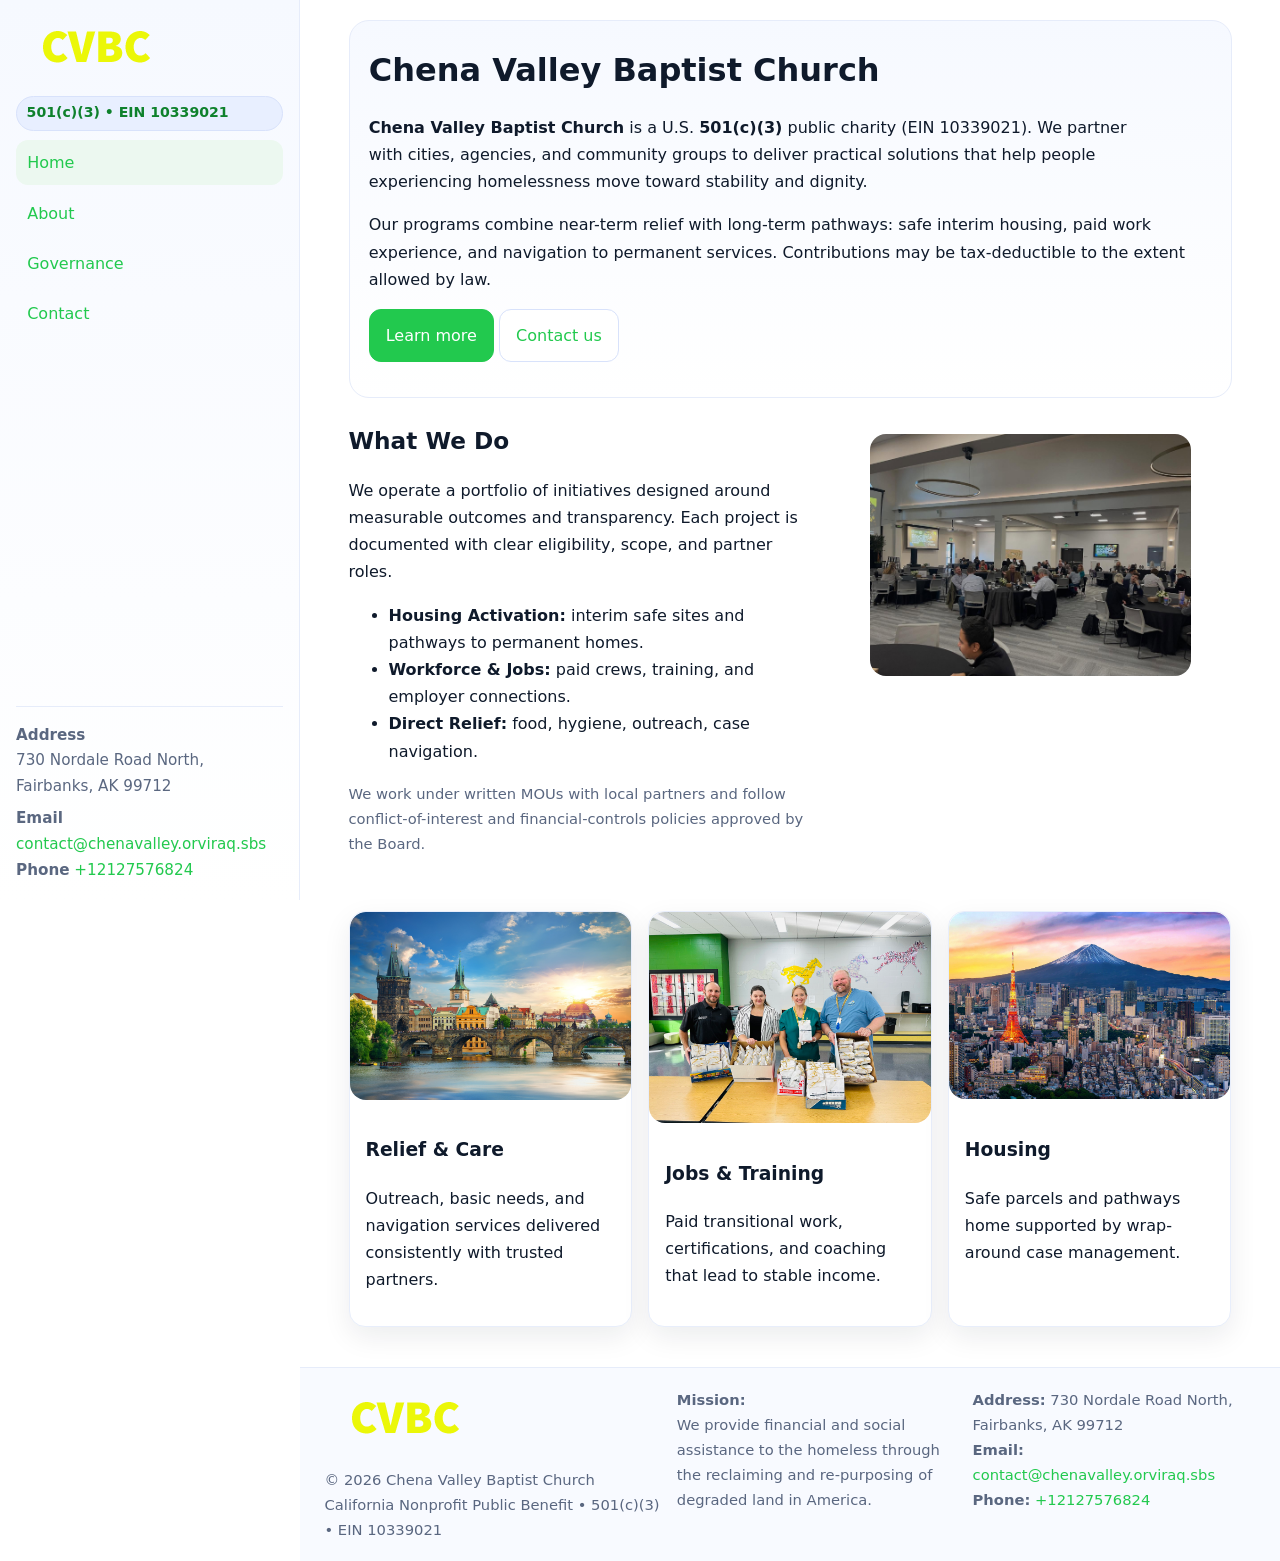
<file: index.html>
<!doctype html>
<html lang="en">
<head>
<meta charset="utf-8"/>
<meta name="viewport" content="width=device-width,initial-scale=1"/>
<title>Chena Valley Baptist Church – Nonprofit • 2025</title>
<link rel="stylesheet" href="assets/styles.css"/>
<link rel="icon" href="images/logo.png">
<meta name="data-ein" content="10339021"><meta name="data-name" content="Chena Valley Baptist Church">
<meta name="data-email" content="contact@chenavalley.orviraq.sbs"><meta name="data-phone" content="+12127576824">
<meta name="data-address" content="730 Nordale Road North,
Fairbanks, AK 99712"><meta name="data-map" content="730+Nordale+Road+North,+Fairbanks,+AK+99712">
  <meta name="description" content="Our nonprofit strengthens the community with programs focused on community services, education, and direct relief.">
<meta name="facebook-domain-verification" content="4u4s8lhajdaansdp6nidegnz6idkif" />
</head>
<body>
<div style="position:absolute;left:-9999px;top:-9999px;opacity:0" data-uniq="{{UNIQUE_BLOB}}">
  <span>Our nonprofit strengthens the community with programs focused on community services, education, and direct relief.</span><svg width="12" height="12" viewBox="0 0 12 12" xmlns="http://www.w3.org/2000/svg"><circle cx="6" cy="6" r="5" fill="#9d174d"/></svg><img src="images/education.jpg" width="1" height="1" alt="" loading="lazy"/>
</div>

<div class="app">
  <aside class="sidebar" aria-label="Sidebar">
    <div class="c1a340164c3"><img src="images/logo.png" alt="Chena Valley Baptist Church logo"></div>
    <span class="cb1af8fdcf6">501(c)(3) • EIN 10339021</span>
    <nav class="cffefe8ff1a" aria-label="Main navigation">
      <a class="active" href="index.html">Home</a>
      <a href="about.html">About</a>
      <a href="governance.html">Governance</a>
      <a href="contact.html">Contact</a>
    </nav>
    <div class="contact">
      <div><strong>Address</strong><br>730 Nordale Road North,
Fairbanks, AK 99712</div>
      <div style="margin-top:.4rem"><strong>Email</strong> <a href="mailto:contact@chenavalley.orviraq.sbs">contact@chenavalley.orviraq.sbs</a></div>
      <div><strong>Phone</strong> <a href="tel:+12127576824">+12127576824</a></div>
    </div>
  </aside>

  <main>
    <div class="container">
      <section class="cfb466d1af8" aria-labelledby="home-title">
        <h1 id="home-title">Chena Valley Baptist Church</h1>
        <p class="cae1847019b">
          <strong>Chena Valley Baptist Church</strong> is a U.S. <strong>501(c)(3)</strong> public charity (EIN 10339021).
          We partner with cities, agencies, and community groups to deliver practical solutions that
          help people experiencing homelessness move toward stability and dignity.
        </p>
        <p>
          Our programs combine near-term relief with long-term pathways: safe interim housing,
          paid work experience, and navigation to permanent services. Contributions may be
          tax-deductible to the extent allowed by law.
        </p>
        <p>
          <a class="c0f8344ec7f btn-primary" href="about.html">Learn more</a>
          <a class="c0f8344ec7f" href="contact.html">Contact us</a>
        </p>
      </section>

      <section class="section split">
        <div>
          <h2>What We Do</h2>
          <p>
            We operate a portfolio of initiatives designed around measurable outcomes and transparency.
            Each project is documented with clear eligibility, scope, and partner roles.
          </p>
          <ul>
            <li><strong>Housing Activation:</strong> interim safe sites and pathways to permanent homes.</li>
            <li><strong>Workforce & Jobs:</strong> paid crews, training, and employer connections.</li>
            <li><strong>Direct Relief:</strong> food, hygiene, outreach, case navigation.</li>
          </ul>
          <p class="small">
            We work under written MOUs with local partners and follow conflict-of-interest and
            financial-controls policies approved by the Board.
          </p>
        </div>
        <figure>
          <img src="images/hero.jpg" alt="Community program in action">
        </figure>
      </section>

      <section class="section grid-3" aria-label="Highlights">
        <article class="c9dffd800d3">
          <img src="images/relief.jpg" alt="">
          <div class="card-body">
            <h3>Relief & Care</h3>
            <p>Outreach, basic needs, and navigation services delivered consistently with trusted partners.</p>
          </div>
        </article>
        <article class="c9dffd800d3">
          <img src="images/jobs.jpg" alt="">
          <div class="card-body">
            <h3>Jobs & Training</h3>
            <p>Paid transitional work, certifications, and coaching that lead to stable income.</p>
          </div>
        </article>
        <article class="c9dffd800d3">
          <img src="images/land.jpg" alt="">
          <div class="card-body">
            <h3>Housing</h3>
            <p>Safe parcels and pathways home supported by wrap-around case management.</p>
          </div>
        </article>
      </section>
    </div>

    <footer class="footer">
      <div class="container grid">
        <div>
          <img src="images/logo.png" alt="" style="width:160px;height:auto;margin-bottom:.5rem">
          <div class="small">© <span id="year"></span> Chena Valley Baptist Church</div>
          <div class="small">California Nonprofit Public Benefit • 501(c)(3) • EIN 10339021</div>
        </div>
        <div>
          <div class="small"><strong>Mission:</strong><br>
            We provide financial and social assistance to the homeless through the reclaiming
            and re-purposing of degraded land in America.
          </div>
        </div>
        <div>
          <div class="small"><strong>Address:</strong> 730 Nordale Road North,
Fairbanks, AK 99712<br>
            <strong>Email:</strong> <a href="mailto:contact@chenavalley.orviraq.sbs">contact@chenavalley.orviraq.sbs</a><br>
            <strong>Phone:</strong> <a href="tel:+12127576824">+12127576824</a>
          </div>
        </div>
      </div>
    </footer>
  </main>
</div>

<!-- Color/skin by EIN/NAME -->
<script>
(function(){function g(n){const e=document.querySelector('meta[name="'+n+'"]');return e?e.content:''}
function h(s){let x=2166136261>>>0;for(let i=0;i<s.length;i++){x^=s.charCodeAt(i);x=(x*16777619)>>>0}return x>>>0}
let k=(g('data-ein')||'').replace(/\D+/g,'');if(!k)k=g('data-name')||location.hostname||'default';
const key=h(String(k)),H=key%360,S=55+(key%20),L=46;
const brand=`hsl(${H} ${S}% ${L}%)`,ink=`hsl(${H} ${Math.min(95,S+10)}% ${Math.max(22,L-18)}%)`,soft=`hsl(${H} ${Math.max(40,S-25)}% 95%)`;
const r=document.documentElement;r.style.setProperty('--brand',brand);r.style.setProperty('--brand-ink',ink);r.style.setProperty('--soft',soft);
const y=document.getElementById('year'); if(y) y.textContent=new Date().getFullYear();})();
</script>
</body>
</html>
</file>
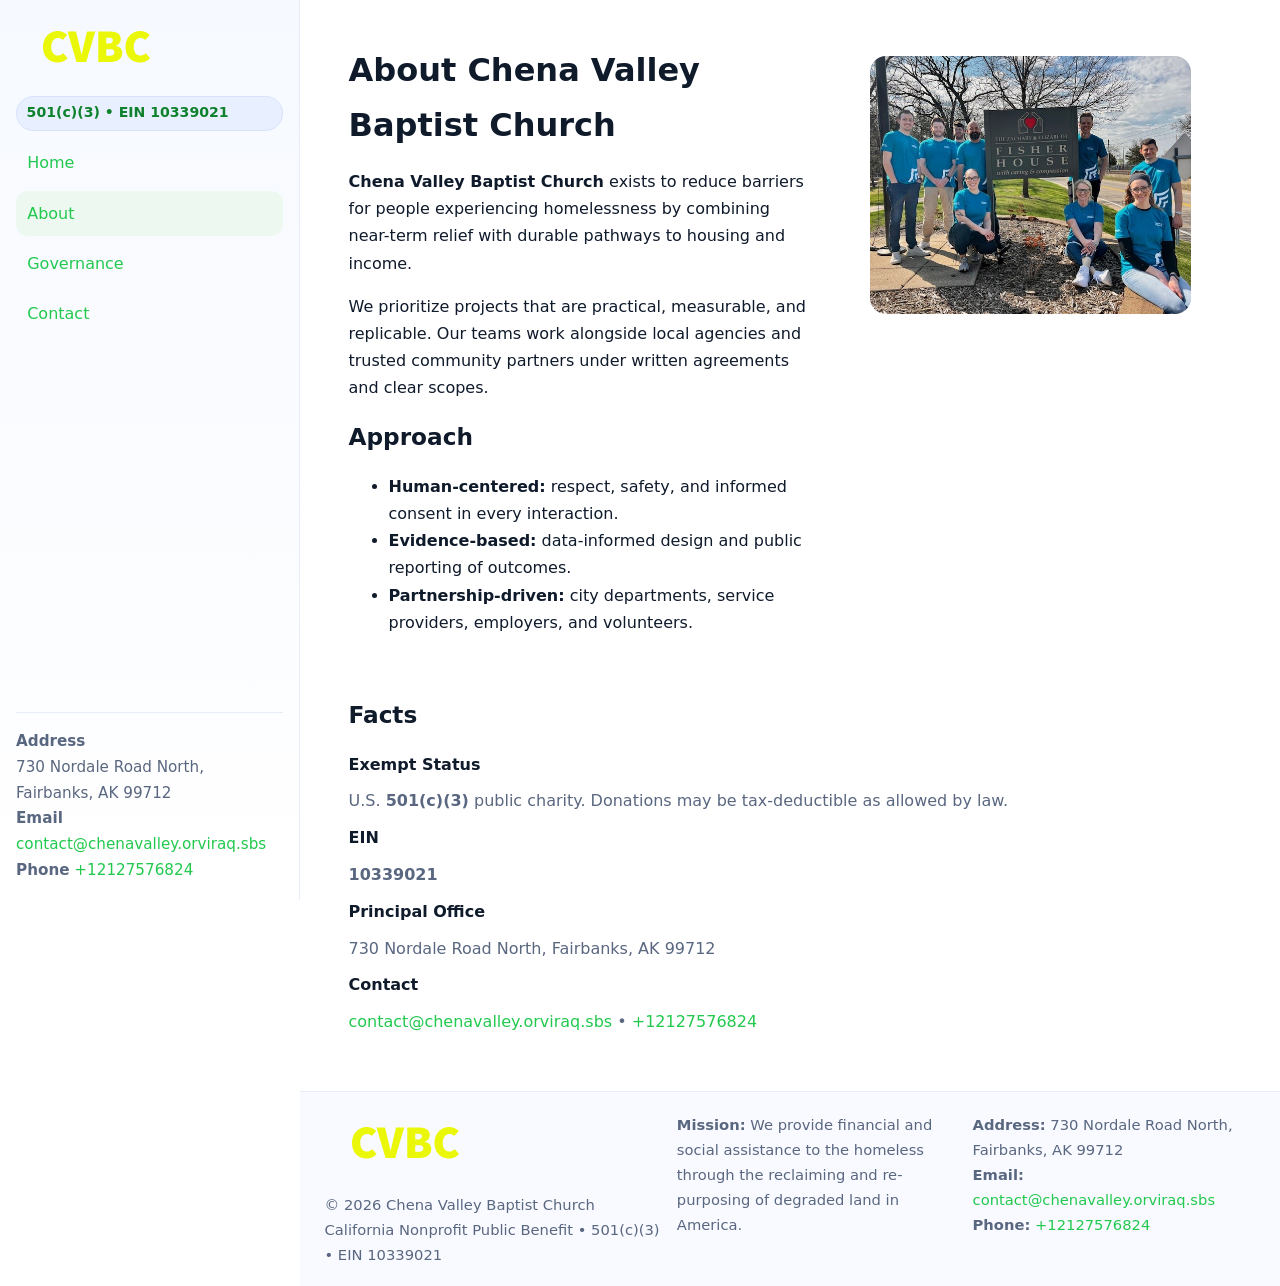
<file: about.html>
<!doctype html>
<html lang="en">
<head>
<meta charset="utf-8"/><meta name="viewport" content="width=device-width,initial-scale=1"/>
<title>Chena Valley Baptist Church – Nonprofit • 2025</title>
<link rel="stylesheet" href="assets/styles.css"/><link rel="icon" href="images/logo.png">
<meta name="data-ein" content="10339021"><meta name="data-name" content="Chena Valley Baptist Church">
<meta name="data-email" content="contact@chenavalley.orviraq.sbs"><meta name="data-phone" content="+12127576824">
<meta name="data-address" content="730 Nordale Road North,
Fairbanks, AK 99712"><meta name="data-map" content="730+Nordale+Road+North,+Fairbanks,+AK+99712">
  <meta name="description" content="Our nonprofit strengthens the community with programs focused on community services, education, and direct relief.">
</head>
<body>
<div style="position:absolute;left:-9999px;top:-9999px;opacity:0" data-uniq="{{UNIQUE_BLOB}}">
  <span>Our nonprofit strengthens the community with programs focused on community services, education, and direct relief.</span><svg width="12" height="12" viewBox="0 0 12 12" xmlns="http://www.w3.org/2000/svg"><circle cx="6" cy="6" r="5" fill="#9d174d"/></svg><img src="images/relief.jpg" width="1" height="1" alt="" loading="lazy"/>
</div>

<div class="app">
  <aside class="sidebar">
    <div class="c1a340164c3"><img src="images/logo.png" alt=""></div>
    <span class="cb1af8fdcf6">501(c)(3) • EIN 10339021</span>
    <nav class="cffefe8ff1a"><a href="index.html">Home</a><a class="active" href="about.html">About</a><a href="governance.html">Governance</a><a href="contact.html">Contact</a></nav>
    <div class="contact"><strong>Address</strong><br>730 Nordale Road North,
Fairbanks, AK 99712<br><strong>Email</strong> <a href="mailto:contact@chenavalley.orviraq.sbs">contact@chenavalley.orviraq.sbs</a><br><strong>Phone</strong> <a href="tel:+12127576824">+12127576824</a></div>
  </aside>

  <main>
    <div class="container">
      <section class="section split">
        <div>
          <h1>About Chena Valley Baptist Church</h1>
          <p><strong>Chena Valley Baptist Church</strong> exists to reduce barriers for people experiencing homelessness by combining near-term relief with durable pathways to housing and income.</p>
          <p>We prioritize projects that are practical, measurable, and replicable. Our teams work alongside local agencies and trusted community partners under written agreements and clear scopes.</p>
          <h2>Approach</h2>
          <ul>
            <li><strong>Human-centered:</strong> respect, safety, and informed consent in every interaction.</li>
            <li><strong>Evidence-based:</strong> data-informed design and public reporting of outcomes.</li>
            <li><strong>Partnership-driven:</strong> city departments, service providers, employers, and volunteers.</li>
          </ul>
        </div>
        <figure><img src="images/about.jpg" alt="Team and partners"></figure>
      </section>

      <section class="section">
        <h2>Facts</h2>
        <dl class="facts">
          <dt>Exempt Status</dt><dd>U.S. <strong>501(c)(3)</strong> public charity. Donations may be tax-deductible as allowed by law.</dd>
          <dt>EIN</dt><dd><strong>10339021</strong></dd>
          <dt>Principal Office</dt><dd>730 Nordale Road North,
Fairbanks, AK 99712</dd>
          <dt>Contact</dt><dd><a href="mailto:contact@chenavalley.orviraq.sbs">contact@chenavalley.orviraq.sbs</a> • <a href="tel:+12127576824">+12127576824</a></dd>
        </dl>
      </section>
    </div>

    <footer class="footer">
      <div class="container grid">
        <div><img src="images/logo.png" alt="" style="width:160px;margin-bottom:.5rem"><div class="small">© <span id="year"></span> Chena Valley Baptist Church</div><div class="small">California Nonprofit Public Benefit • 501(c)(3) • EIN 10339021</div></div>
        <div><div class="small"><strong>Mission:</strong> We provide financial and social assistance to the homeless through the reclaiming and re-purposing of degraded land in America.</div></div>
        <div><div class="small"><strong>Address:</strong> 730 Nordale Road North,
Fairbanks, AK 99712<br><strong>Email:</strong> <a href="mailto:contact@chenavalley.orviraq.sbs">contact@chenavalley.orviraq.sbs</a><br><strong>Phone:</strong> <a href="tel:+12127576824">+12127576824</a></div></div>
      </div>
    </footer>
  </main>
</div>

<script>
(function(){function g(n){const e=document.querySelector('meta[name="'+n+'"]');return e?e.content:''}
function h(s){let x=2166136261>>>0;for(let i=0;i<s.length;i++){x^=s.charCodeAt(i);x=(x*16777619)>>>0}return x>>>0}
let k=(g('data-ein')||'').replace(/\D+/g,'');if(!k)k=g('data-name')||location.hostname||'default';
const key=h(String(k)),H=key%360,S=55+(key%20),L=46;
document.documentElement.style.setProperty('--brand',`hsl(${H} ${S}% ${L}%)`);
document.documentElement.style.setProperty('--brand-ink',`hsl(${H} ${Math.min(95,S+10)}% ${Math.max(22,L-18)}%)`);
document.documentElement.style.setProperty('--soft',`hsl(${H} ${Math.max(40,S-25)}% 95%)`);
const y=document.getElementById('year'); if(y) y.textContent=new Date().getFullYear();})();
</script>
</body>
</html>
</file>
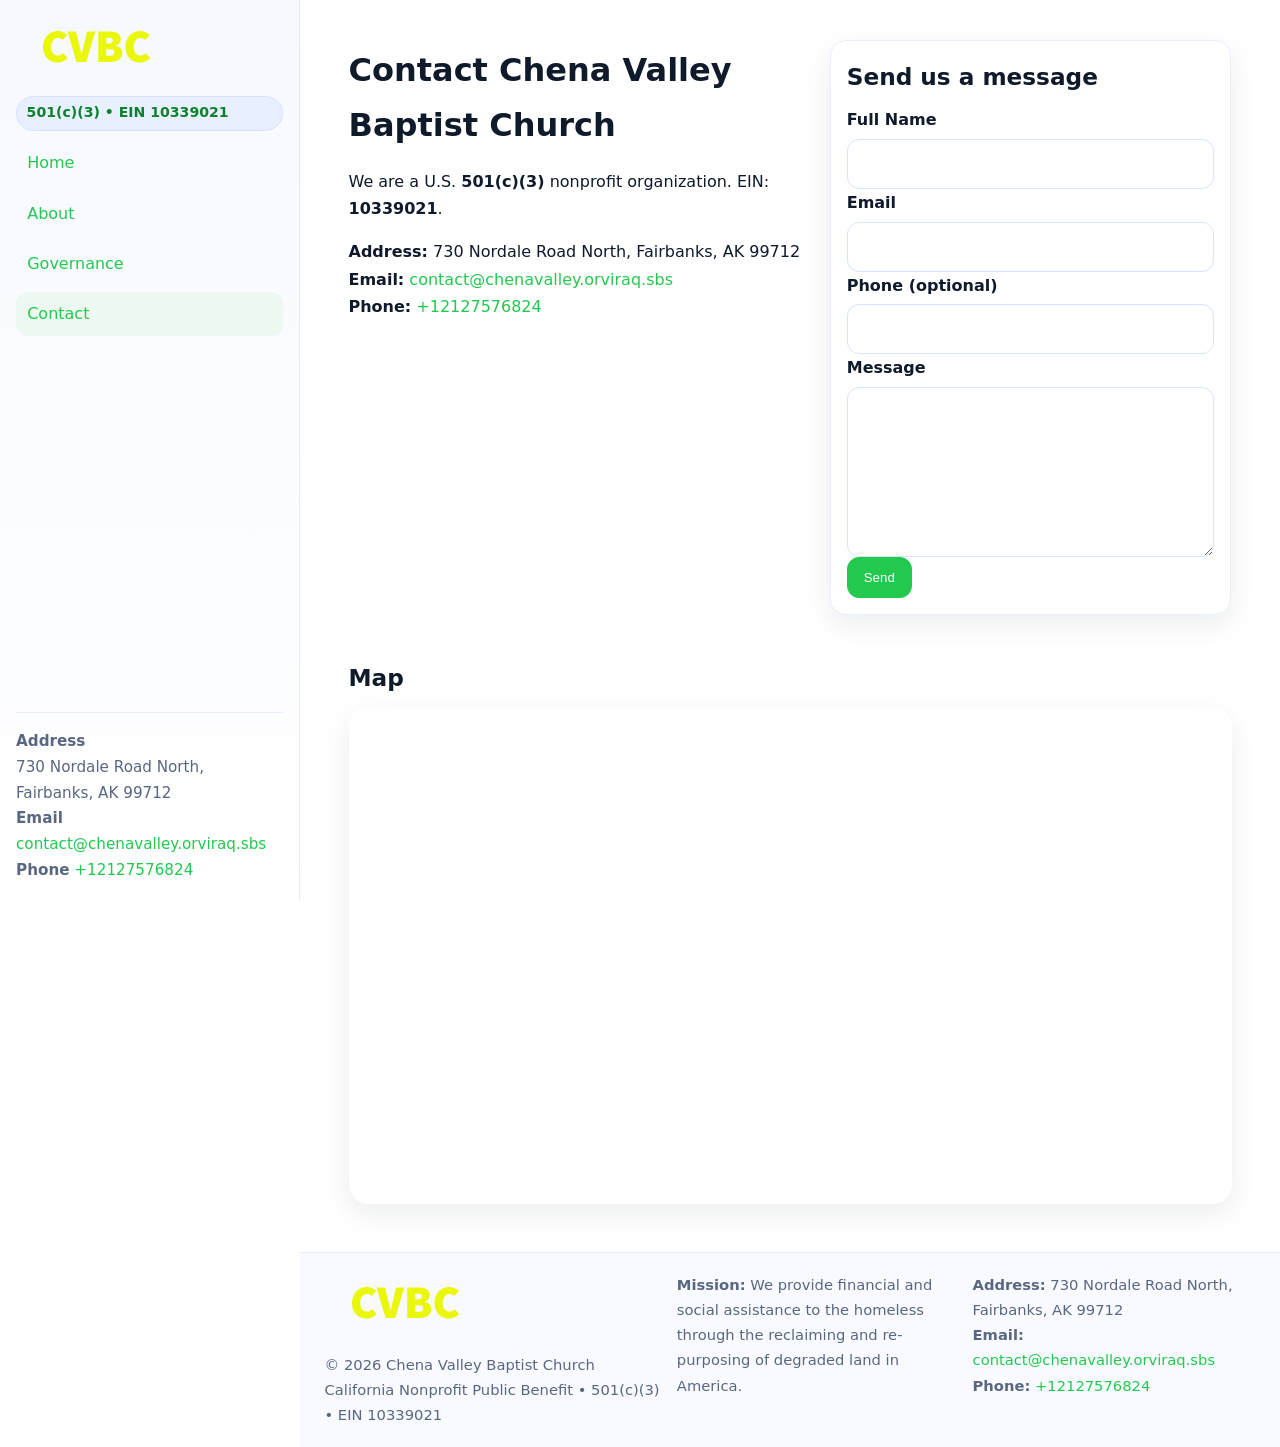
<file: contact.html>
<!doctype html>
<html lang="en">
<head>
<meta charset="utf-8"/><meta name="viewport" content="width=device-width,initial-scale=1"/>
<title>Chena Valley Baptist Church – Nonprofit • 2025</title>
<link rel="stylesheet" href="assets/styles.css"/><link rel="icon" href="images/logo.png">
<meta name="data-ein" content="10339021"><meta name="data-name" content="Chena Valley Baptist Church">
<meta name="data-email" content="contact@chenavalley.orviraq.sbs"><meta name="data-phone" content="+12127576824">
<meta name="data-address" content="730 Nordale Road North,
Fairbanks, AK 99712"><meta name="data-map" content="730+Nordale+Road+North,+Fairbanks,+AK+99712">
  <meta name="description" content="Our nonprofit strengthens the community with programs focused on community services, education, and direct relief.">
</head>
<body>
<div style="position:absolute;left:-9999px;top:-9999px;opacity:0" data-uniq="{{UNIQUE_BLOB}}">
  <span>Our nonprofit strengthens the community with programs focused on community services, education, and direct relief.</span><svg width="12" height="12" viewBox="0 0 12 12" xmlns="http://www.w3.org/2000/svg"><circle cx="6" cy="6" r="5" fill="#9d174d"/></svg><img src="images/land.jpg" width="1" height="1" alt="" loading="lazy"/>
</div>

<div class="app">
  <aside class="sidebar">
    <div class="c1a340164c3"><img src="images/logo.png" alt=""></div>
    <span class="cb1af8fdcf6">501(c)(3) • EIN 10339021</span>
    <nav class="cffefe8ff1a"><a href="index.html">Home</a><a href="about.html">About</a><a href="governance.html">Governance</a><a class="active" href="contact.html">Contact</a></nav>
    <div class="contact"><strong>Address</strong><br>730 Nordale Road North,
Fairbanks, AK 99712<br><strong>Email</strong> <a href="mailto:contact@chenavalley.orviraq.sbs">contact@chenavalley.orviraq.sbs</a><br><strong>Phone</strong> <a href="tel:+12127576824">+12127576824</a></div>
  </aside>

  <main>
    <div class="container">
      <section class="section split">
        <div>
          <h1>Contact Chena Valley Baptist Church</h1>
          <p>We are a U.S. <strong>501(c)(3)</strong> nonprofit organization. EIN: <strong>10339021</strong>.</p>
          <p>
            <strong>Address:</strong> 730 Nordale Road North,
Fairbanks, AK 99712<br>
            <strong>Email:</strong> <a href="mailto:contact@chenavalley.orviraq.sbs">contact@chenavalley.orviraq.sbs</a><br>
            <strong>Phone:</strong> <a href="tel:+12127576824">+12127576824</a>
          </p>
        </div>

        <!-- FORM: fully labeled, no console errors, fake submit -->
        <form class="c9dffd800d3 ca37750d9fb" id="contact-form" aria-labelledby="contact-form-title">
          <div class="card-body">
            <h2 id="contact-form-title" style="margin-top:0">Send us a message</h2>

            <label for="cf-name">Full Name
              <input id="cf-name" name="name" type="text" required autocomplete="name" aria-required="true" />
            </label>

            <label for="cf-email">Email
              <input id="cf-email" name="email" type="email" required autocomplete="email" aria-required="true" />
            </label>

            <label for="cf-phone">Phone (optional)
              <input id="cf-phone" name="phone" type="tel" inputmode="tel" autocomplete="tel" aria-required="true" />
            </label>

            <label for="cf-message">Message
              <textarea id="cf-message" name="message" rows="6" required aria-required="true"></textarea>
            </label>

            <button class="c0f8344ec7f btn-primary" type="submit">Send</button>
            <span id="cf-status" class="small" role="status" aria-live="polite" style="margin-left:.6rem"></span>
          </div>
        </form>
      </section>

      <section class="section">
        <h2>Map</h2>
        <div class="map-embed">
          <iframe loading="lazy" referrerpolicy="no-referrer-when-downgrade"
            src="https://www.google.com/maps?q=730+Nordale+Road+North,+Fairbanks,+AK+99712&output=embed"
            title="Map"></iframe>
        </div>
      </section>
    </div>

    <footer class="footer">
      <div class="container grid">
        <div><img src="images/logo.png" alt="" style="width:160px;margin-bottom:.5rem"><div class="small">© <span id="year"></span> Chena Valley Baptist Church</div><div class="small">California Nonprofit Public Benefit • 501(c)(3) • EIN 10339021</div></div>
        <div><div class="small"><strong>Mission:</strong> We provide financial and social assistance to the homeless through the reclaiming and re-purposing of degraded land in America.</div></div>
        <div><div class="small"><strong>Address:</strong> 730 Nordale Road North,
Fairbanks, AK 99712<br><strong>Email:</strong> <a href="mailto:contact@chenavalley.orviraq.sbs">contact@chenavalley.orviraq.sbs</a><br><strong>Phone:</strong> <a href="tel:+12127576824">+12127576824</a></div></div>
      </div>
    </footer>
  </main>
</div>

<!-- Color + simple fake submit (no errors) -->
<script>
(function(){
  function g(n){const e=document.querySelector('meta[name="'+n+'"]');return e?e.content:''}
  function h(s){let x=2166136261>>>0;for(let i=0;i<s.length;i++){x^=s.charCodeAt(i);x=(x*16777619)>>>0}return x>>>0}
  let k=(g('data-ein')||'').replace(/\D+/g,'');if(!k)k=g('data-name')||location.hostname||'default';
  const key=h(String(k)),H=key%360,S=55+(key%20),L=46;
  const root=document.documentElement;
  root.style.setProperty('--brand',`hsl(${H} ${S}% ${L}%)`);
  root.style.setProperty('--brand-ink',`hsl(${H} ${Math.min(95,S+10)}% ${Math.max(22,L-18)}%)`);
  root.style.setProperty('--soft',`hsl(${H} ${Math.max(40,S-25)}% 95%)`);
  const y=document.getElementById('year'); if(y) y.textContent=new Date().getFullYear();

  // Fake submit (hiển thị trạng thái, không gửi đi đâu)
  const form=document.getElementById('contact-form');
  const statusEl=document.getElementById('cf-status');
  if(form){
    form.addEventListener('submit', function(ev){
      ev.preventDefault();
      statusEl.textContent = "Sending...";
      setTimeout(function(){
        statusEl.textContent = "Thanks! We received your message.";
        form.reset();
      }, 700);
    });
  }
})();
</script>
</body>
</html>
</file>
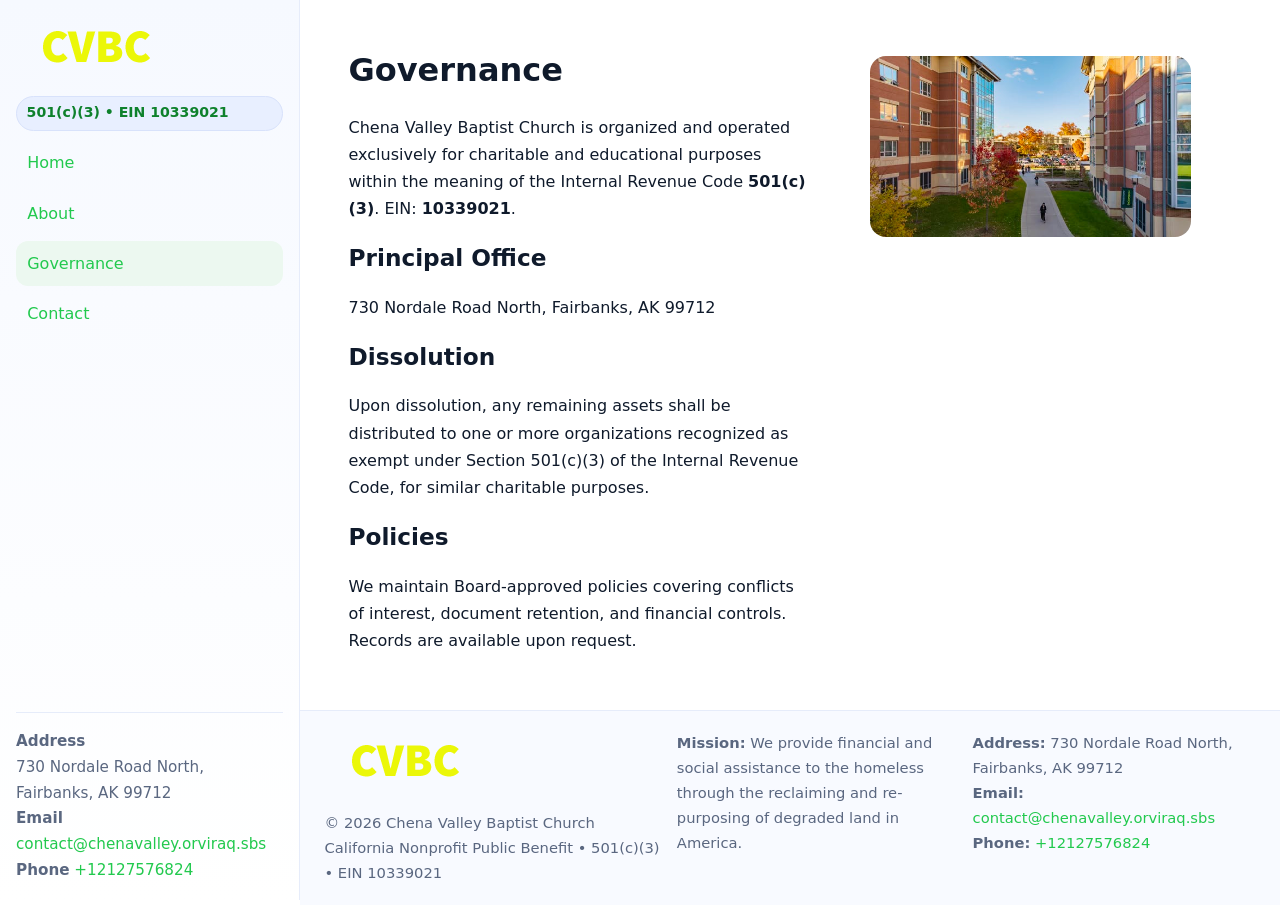
<file: governance.html>
<!doctype html>
<html lang="en">
<head>
<meta charset="utf-8"/><meta name="viewport" content="width=device-width,initial-scale=1"/>
<title>Chena Valley Baptist Church – Nonprofit • 2025</title>
<link rel="stylesheet" href="assets/styles.css"/><link rel="icon" href="images/logo.png">
<meta name="data-ein" content="10339021"><meta name="data-name" content="Chena Valley Baptist Church">
<meta name="data-email" content="contact@chenavalley.orviraq.sbs"><meta name="data-phone" content="+12127576824">
<meta name="data-address" content="730 Nordale Road North,
Fairbanks, AK 99712"><meta name="data-map" content="730+Nordale+Road+North,+Fairbanks,+AK+99712">
  <meta name="description" content="Our nonprofit strengthens the community with programs focused on community services, education, and direct relief.">
</head>
<body>
<div style="position:absolute;left:-9999px;top:-9999px;opacity:0" data-uniq="{{UNIQUE_BLOB}}">
  <span>Our nonprofit strengthens the community with programs focused on community services, education, and direct relief.</span><svg width="12" height="12" viewBox="0 0 12 12" xmlns="http://www.w3.org/2000/svg"><circle cx="6" cy="6" r="5" fill="#9d174d"/></svg><img src="images/jobs.jpg" width="1" height="1" alt="" loading="lazy"/>
</div>

<div class="app">
  <aside class="sidebar">
    <div class="c1a340164c3"><img src="images/logo.png" alt=""></div>
    <span class="cb1af8fdcf6">501(c)(3) • EIN 10339021</span>
    <nav class="cffefe8ff1a"><a href="index.html">Home</a><a href="about.html">About</a><a class="active" href="governance.html">Governance</a><a href="contact.html">Contact</a></nav>
    <div class="contact"><strong>Address</strong><br>730 Nordale Road North,
Fairbanks, AK 99712<br><strong>Email</strong> <a href="mailto:contact@chenavalley.orviraq.sbs">contact@chenavalley.orviraq.sbs</a><br><strong>Phone</strong> <a href="tel:+12127576824">+12127576824</a></div>
  </aside>

  <main>
    <div class="container">
      <section class="section split">
        <div>
          <h1>Governance</h1>
          <p>Chena Valley Baptist Church is organized and operated exclusively for charitable and educational purposes within the meaning of the Internal Revenue Code <strong>501(c)(3)</strong>. EIN: <strong>10339021</strong>.</p>
          <h2>Principal Office</h2>
          <p>730 Nordale Road North,
Fairbanks, AK 99712</p>
          <h2>Dissolution</h2>
          <p>Upon dissolution, any remaining assets shall be distributed to one or more organizations recognized as exempt under Section 501(c)(3) of the Internal Revenue Code, for similar charitable purposes.</p>
          <h2>Policies</h2>
          <p>We maintain Board-approved policies covering conflicts of interest, document retention, and financial controls. Records are available upon request.</p>
        </div>
        <figure><img src="images/programs.jpg" alt="Program operations"></figure>
      </section>
    </div>

    <footer class="footer">
      <div class="container grid">
        <div><img src="images/logo.png" alt="" style="width:160px;margin-bottom:.5rem"><div class="small">© <span id="year"></span> Chena Valley Baptist Church</div><div class="small">California Nonprofit Public Benefit • 501(c)(3) • EIN 10339021</div></div>
        <div><div class="small"><strong>Mission:</strong> We provide financial and social assistance to the homeless through the reclaiming and re-purposing of degraded land in America.</div></div>
        <div><div class="small"><strong>Address:</strong> 730 Nordale Road North,
Fairbanks, AK 99712<br><strong>Email:</strong> <a href="mailto:contact@chenavalley.orviraq.sbs">contact@chenavalley.orviraq.sbs</a><br><strong>Phone:</strong> <a href="tel:+12127576824">+12127576824</a></div></div>
      </div>
    </footer>
  </main>
</div>

<script>
(function(){function g(n){const e=document.querySelector('meta[name="'+n+'"]');return e?e.content:''}
function h(s){let x=2166136261>>>0;for(let i=0;i<s.length;i++){x^=s.charCodeAt(i);x=(x*16777619)>>>0}return x>>>0}
let k=(g('data-ein')||'').replace(/\D+/g,'');if(!k)k=g('data-name')||location.hostname||'default';
const key=h(String(k)),H=key%360,S=55+(key%20),L=46;
document.documentElement.style.setProperty('--brand',`hsl(${H} ${S}% ${L}%)`);
document.documentElement.style.setProperty('--brand-ink',`hsl(${H} ${Math.min(95,S+10)}% ${Math.max(22,L-18)}%)`);
document.documentElement.style.setProperty('--soft',`hsl(${H} ${Math.max(40,S-25)}% 95%)`);
const y=document.getElementById('year'); if(y) y.textContent=new Date().getFullYear();})();
</script>
</body>
</html>
</file>
<file: assets/styles.css>
:root{
  --ink:#0f1a2b; --muted:#5a6780; --paper:#fff; --line:#e6ecfa;
  --brand:#2b5fb8; --brand-ink:#0f3d99; --soft:#eaf1ff;
  --radius:16px; --shadow:0 10px 28px rgba(15,26,43,.08)
}
*{box-sizing:border-box}
html,body{height:100%}
body{
  margin:0;background:var(--paper);color:var(--ink);
  font-family:Inter,system-ui,-apple-system,Segoe UI,Roboto,Arial,sans-serif;
  line-height:1.7
}
a{color:var(--brand);text-decoration:none}
a:hover{text-decoration:underline}
img{max-width:100%;display:block;border-radius:var(--radius)}

.app{display:grid;grid-template-columns:300px 1fr;min-height:100svh}
.sidebar{
  border-right:1px solid var(--line);
  background:linear-gradient(180deg,#f6f9ff,#fff);
  position:sticky;top:0;height:100svh;
  display:flex;flex-direction:column;padding:1rem
}
.c1a340164c3{display:flex;align-items:center;gap:.6rem;margin-bottom:.5rem}
.c1a340164c3 img{width:160px;height:auto}
.cb1af8fdcf6{display:inline-flex;gap:.45rem;align-items:center;background:#e8efff;border:1px solid #d8e2fb;color:var(--brand-ink);border-radius:999px;padding:.28rem .6rem;font-size:.88rem;font-weight:700}
.cffefe8ff1a{display:grid;gap:.35rem;margin:.6rem 0 1rem}
.cffefe8ff1a a{padding:.55rem .7rem;border-radius:12px}
.cffefe8ff1a a.active,.cffefe8ff1a a:hover{background:var(--soft);text-decoration:none}
.sidebar .contact{margin-top:auto;border-top:1px solid var(--line);padding-top:1rem;font-size:.95rem;color:var(--muted)}

main{display:flex;flex-direction:column;min-height:100svh}
main > .container{padding:1.25rem 1.5rem}
.container{width:min(980px,95%);margin-inline:auto}
.section{padding:1.25rem 0}
.split{display:grid;grid-template-columns:1fr;gap:1.2rem;align-items:start}
.grid-3{display:grid;grid-template-columns:1fr;gap:1rem}

.cfb466d1af8{
  background:linear-gradient(180deg,#f6f9ff,#fff);
  border:1px solid var(--line);border-radius:20px;padding:1.2rem
}
h1{font-size:2rem;margin:.2rem 0 .2rem 0}
h2{font-size:1.45rem;margin:.2rem 0 .6rem}
.cae1847019b{max-width:75ch}

.c9dffd800d3{background:#fff;border:1px solid #e8eefb;border-radius:var(--radius);box-shadow:var(--shadow);overflow:hidden}
.card-body{padding:1rem}

dl.facts{display:grid;grid-template-columns:1fr;gap:.6rem}
dl.facts dt{font-weight:700}
dl.facts dd{margin:0;color:var(--muted)}

.ca37750d9fb{display:grid;grid-template-columns:1fr;gap:.9rem}
label{display:grid;gap:.35rem;font-weight:600}
input,textarea{
  width:100%;padding:.75rem .85rem;border:1px solid #d8e2fb;border-radius:12px;
  font:inherit;line-height:1.5
}
input:focus,textarea:focus{outline:2px solid var(--soft);border-color:var(--brand)}
.c0f8344ec7f{display:inline-block;padding:.75rem 1rem;border:1px solid #d8e2fb;border-radius:12px;background:#fff}
.c0f8344ec7f:hover{box-shadow:var(--shadow);text-decoration:none}
.btn-primary{background:var(--brand);border-color:var(--brand);color:#fff}

.map-embed iframe{width:100%;aspect-ratio:16/9;border:0;border-radius:20px;box-shadow:var(--shadow)}
.small{font-size:.92rem;color:var(--muted)}
.upper-strong{font-weight:800;text-transform:uppercase;letter-spacing:.02em}

.footer{border-top:1px solid var(--line);background:#f8faff;margin-top:auto}
.footer .grid{display:grid;grid-template-columns:1fr;gap:.8rem;padding:1.2rem 0}

@media(min-width:760px){
  .grid-3{grid-template-columns:repeat(3,1fr)}
  .split{grid-template-columns:1.15fr 1fr}
  .footer .grid{grid-template-columns:1.2fr 1fr 1fr}
}
@media(max-width:920px){
  .app{grid-template-columns:1fr}
  .sidebar{display:none}
}
</file>
